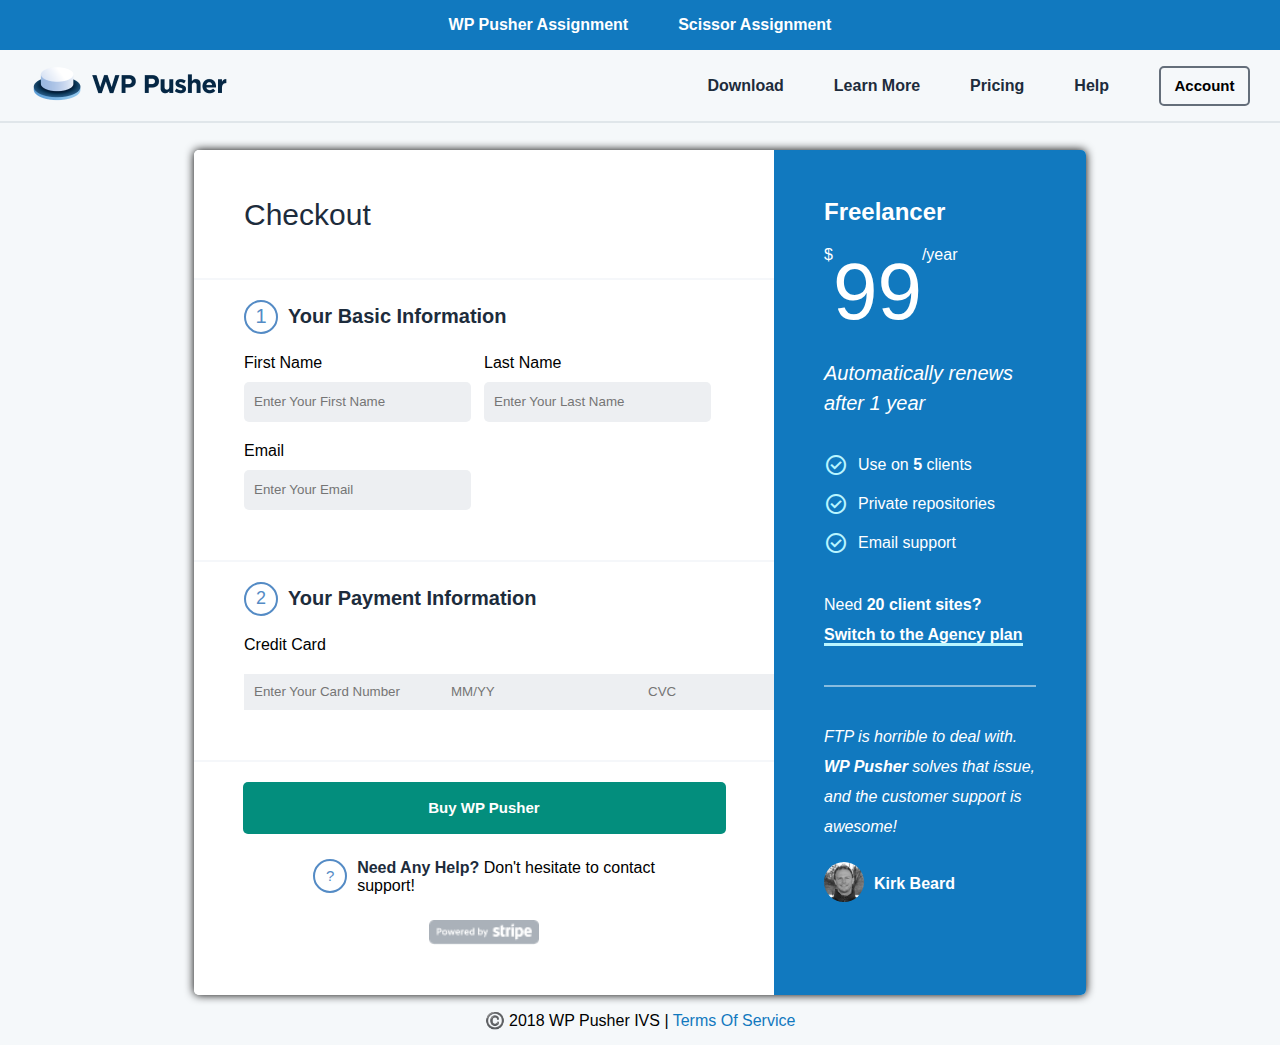
<file: index.html>
<!DOCTYPE html>
<html lang="en">
<head>
     <meta charset="UTF-8">
     <meta name="viewport" content="width=device-width, initial-scale=1.0">
     <link rel="stylesheet" href="index.css">
     <link rel="stylesheet" href="https://fonts.googleapis.com/css2?family=Material+Symbols+Outlined:opsz,wght,FILL,GRAD@20..48,100..700,0..1,-50..200&icon_names=check_circle"/>
     <link rel="icon" href="wppusher-logo copy.png">
     <title>WP Pusher</title>
</head>
<body>
     <header class="navigation">
          <!-- Assignment Navigation -->
          <nav class="assignment-nav mobile-assignment-nav">
               <li><a href="index.html" class="assignment-navlinks">WP Pusher Assignment</a></li>
               <li><a href="scissor.html" class="assignment-navlinks">Scissor Assignment</a></li>
          </nav>

          <!-- WP Pusher Nav -->
          <nav class="pusher-nav mobile-pusher-nav">
               <!-- Logo -->
               <figure>
                    <a href="index.html">
                         <img src="wppusher-logo copy.png" alt="WP Pusher Company Logo" class="logo">
                    </a>
               </figure>

               <!-- Navlinks -->
               <div class="pusher-navlinks-container">
                    <li><a href="download" class="pusher-navlinks">Download</a></li>
                    <li><a href="learn-more" class="pusher-navlinks">Learn More</a></li>
                    <li><a href="pricing" class="pusher-navlinks">Pricing</a></li>
                    <li><a href="help" class="pusher-navlinks">Help</a></li>

                    <button class="account-button">Account </button>
               </div>
          </nav>
     </header>

     <!-- Main Section -->
     <main class="main-container">
          <div class="panel">
               <!-- Panel -->
               <aside class="checkout-container">
                    <section class="section-border-bottom">
                         <h1 class="checkout-heading heading">Checkout</h1>
                    </section>

                    <!-- Basic Info Section -->
                    <section class="section-border-bottom info-section section">
                         <div class="section-title">
                              <div class="number-container">
                                   <p>1</p>
                              </div>

                              <h1 class="section-title">Your Basic Information</h1>
                         </div>

                         <form class="basic-info-form">

                              <!-- First Name Input -->
                              <div class="info-input">
                                   <label for="first-name">First Name</label>
                                   <input type="text" name="first-name" id="first-name" class="input-field" placeholder="Enter Your First Name" required>
                              </div>

                              <!-- Last Name Input -->
                              <div class="info-input">
                                   <label for="last-name">Last Name</label>
                                   <input type="text" name="last-name" id="last-name" class="input-field" placeholder="Enter Your Last Name" required>
                              </div>

                              <!-- Email Input -->
                              <div class="info-input">
                                   <label for="email">Email</label>
                                   <input type="email" name="email" id="email" class="input-field" placeholder="Enter Your Email" required>
                              </div>
                         </form>
                    </section>
                    
                    <!-- Payment Section -->
                    <section class="section-border-bottom info-section">
                         <!-- Section Title -->
                         <div class="section-title">
                              <div class="number-container">
                                   <p class="number">2</p>
                              </div>

                              <h1 class="section-title">Your Payment Information</h1>
                         </div>
                         
                         <!-- Credit Card Input -->
                         <form class="card-info-form">
                              <label for="card-info">Credit Card</label>

                              <div class="input-fields-container">
                                   <input type="number" placeholder="Enter Your Card Number" class="card-info-input-fields">

                                   <input type="number" placeholder="MM/YY" class="card-info-input-fields">

                                   <input type="number" placeholder="CVC" class="card-info-input-fields">
                              </div>
                         </form>
                    </section>

                    <!-- Lower Form -->
                    <section class="final-section">
                         <!-- Buy Button -->
                         <form>
                              <input type="button" value="Buy WP Pusher" class="buy-button">
                         </form>

                         <!-- Help Info -->
                         <div class="help-info-container">
                              <div class="question-mark-container">
                                   <p class="question-mark">?</p>
                              </div>

                              <p>
                                   <strong class="help-notice">Need Any Help?</strong> Don't hesitate to contact <br>support!
                              </p>
                         </div>

                         <!-- Stripe Icon -->
                         <figure>
                              <img src="powered_by_stripe.png" alt="Powered By Stripe Image" class="stripe-image">
                         </figure>
                    </section>
               </aside>

               <!-- Side Bar -->
               <aside class="side-bar">
                    
                    <!-- Plan -->
                    <div class="plan">
                         <h2>Freelancer</h2>

                         <div class="pricing">
                              <p class="currency-symbol">$</p>

                              <p class="price">99</p>

                              <p class="year">/year</p>
                         </div>

                         <em class="renewal-notice">Automatically renews after 1 year</em>
                    </div>

                    <!-- Details -->
                    <div class="details-container">
                         <div class="details">
                              <span class="material-symbols-outlined">check_circle</span>
                              <p>Use on <strong>5</strong> clients</p>
                         </div>

                         <div class="details">
                              <span class="material-symbols-outlined">check_circle</span>
                              <p>Private repositories</p>
                         </div>

                         <div class="details">
                              <span class="material-symbols-outlined">check_circle</span>
                              <p>Email support</p>
                         </div>
                    </div>

                    <!-- Switch -->
                    <div class="switch">
                         <p>Need <strong>20 client sites?</strong></p>
                         <strong class="agency-switch">Switch to the Agency plan</strong>
                    </div>

                    <!-- Divider -->
                    <div class="divider"></div>

                    <!-- Quote -->
                    <div class="quote-container">
                         <em class="quote">FTP is horrible to deal with. <strong>WP Pusher</strong>  solves that issue, and the customer support is awesome!</em>

                         <div class="user">
                              <figure>
                                   <img src="User Image.png" alt="User Image" class="user-image">
                              </figure>

                              <strong>Kirk Beard</strong>
                         </div>
                    </div>
               </aside>
          </div>
     </main>

     <footer>
          <p>©️ 2018 WP Pusher IVS | <span class="terms-of-service">Terms Of Service</span></p>
     </footer>
     
</body>
</html>
</file>
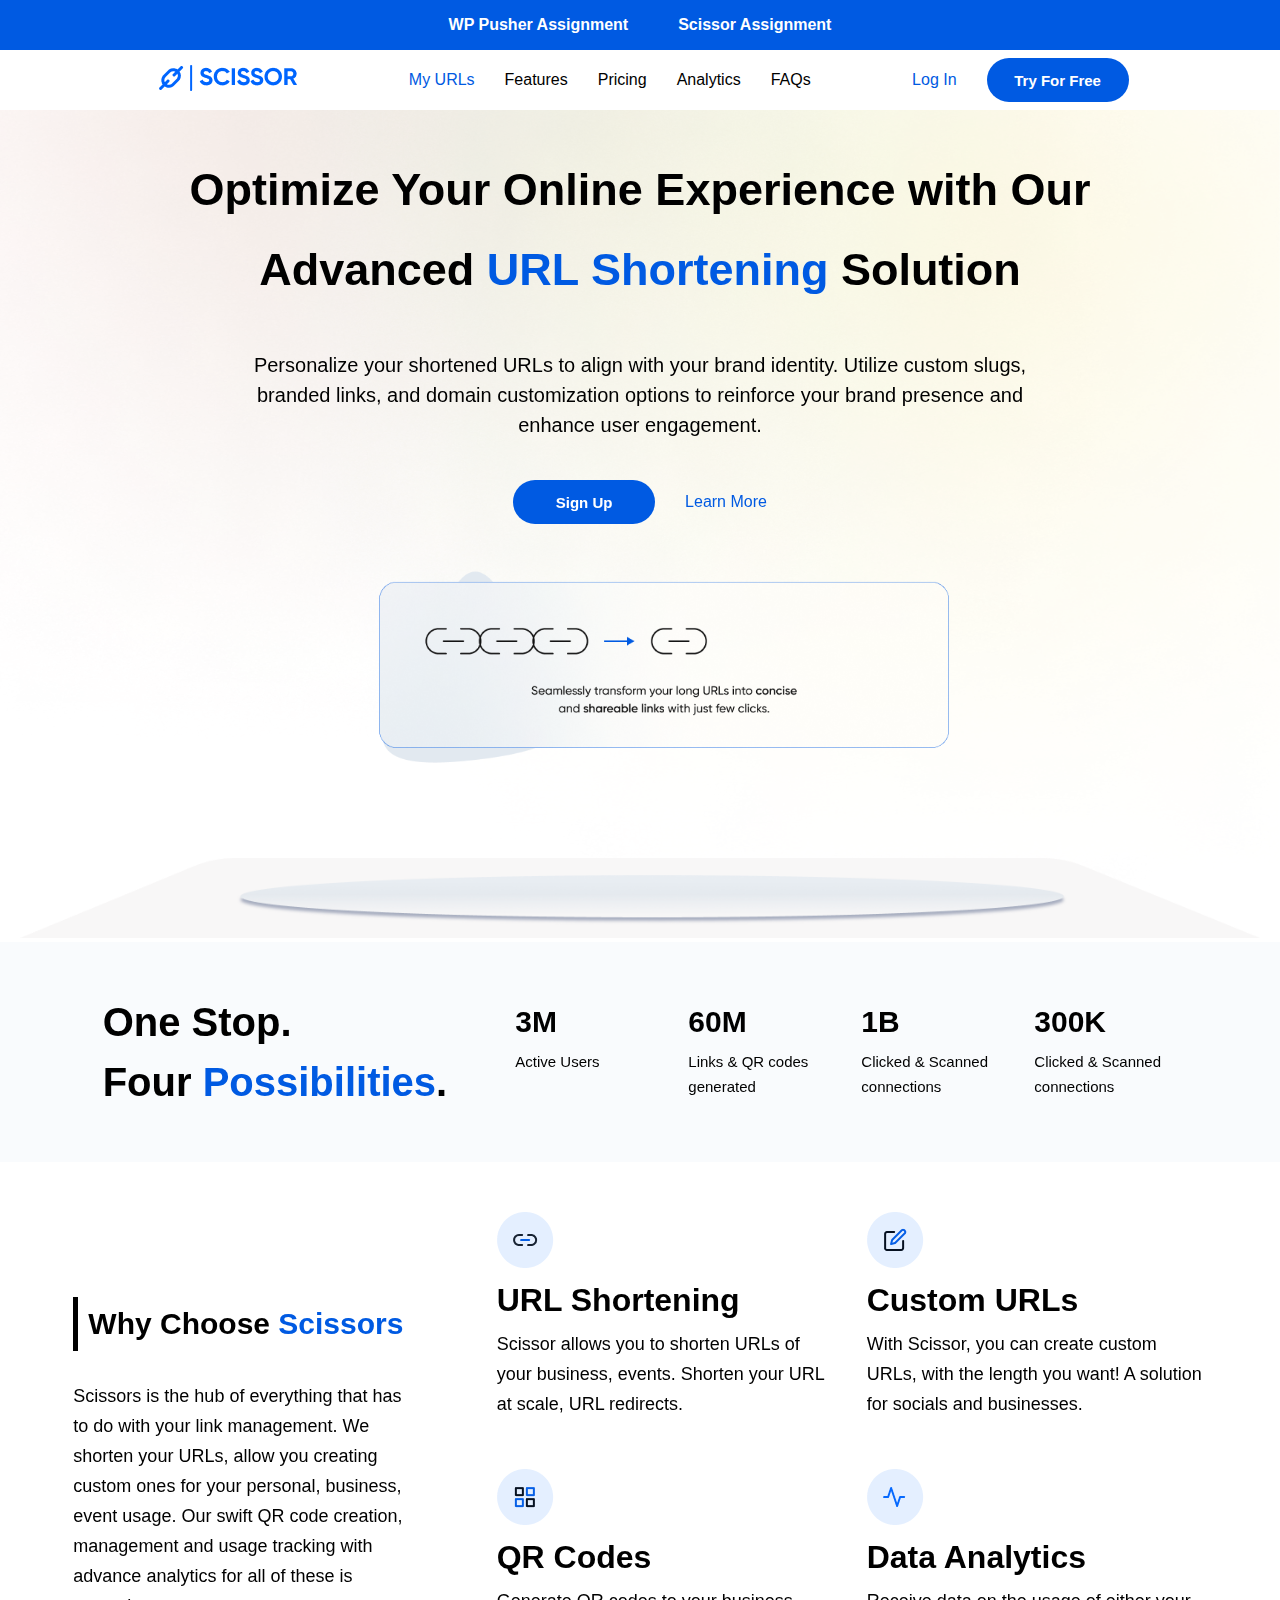
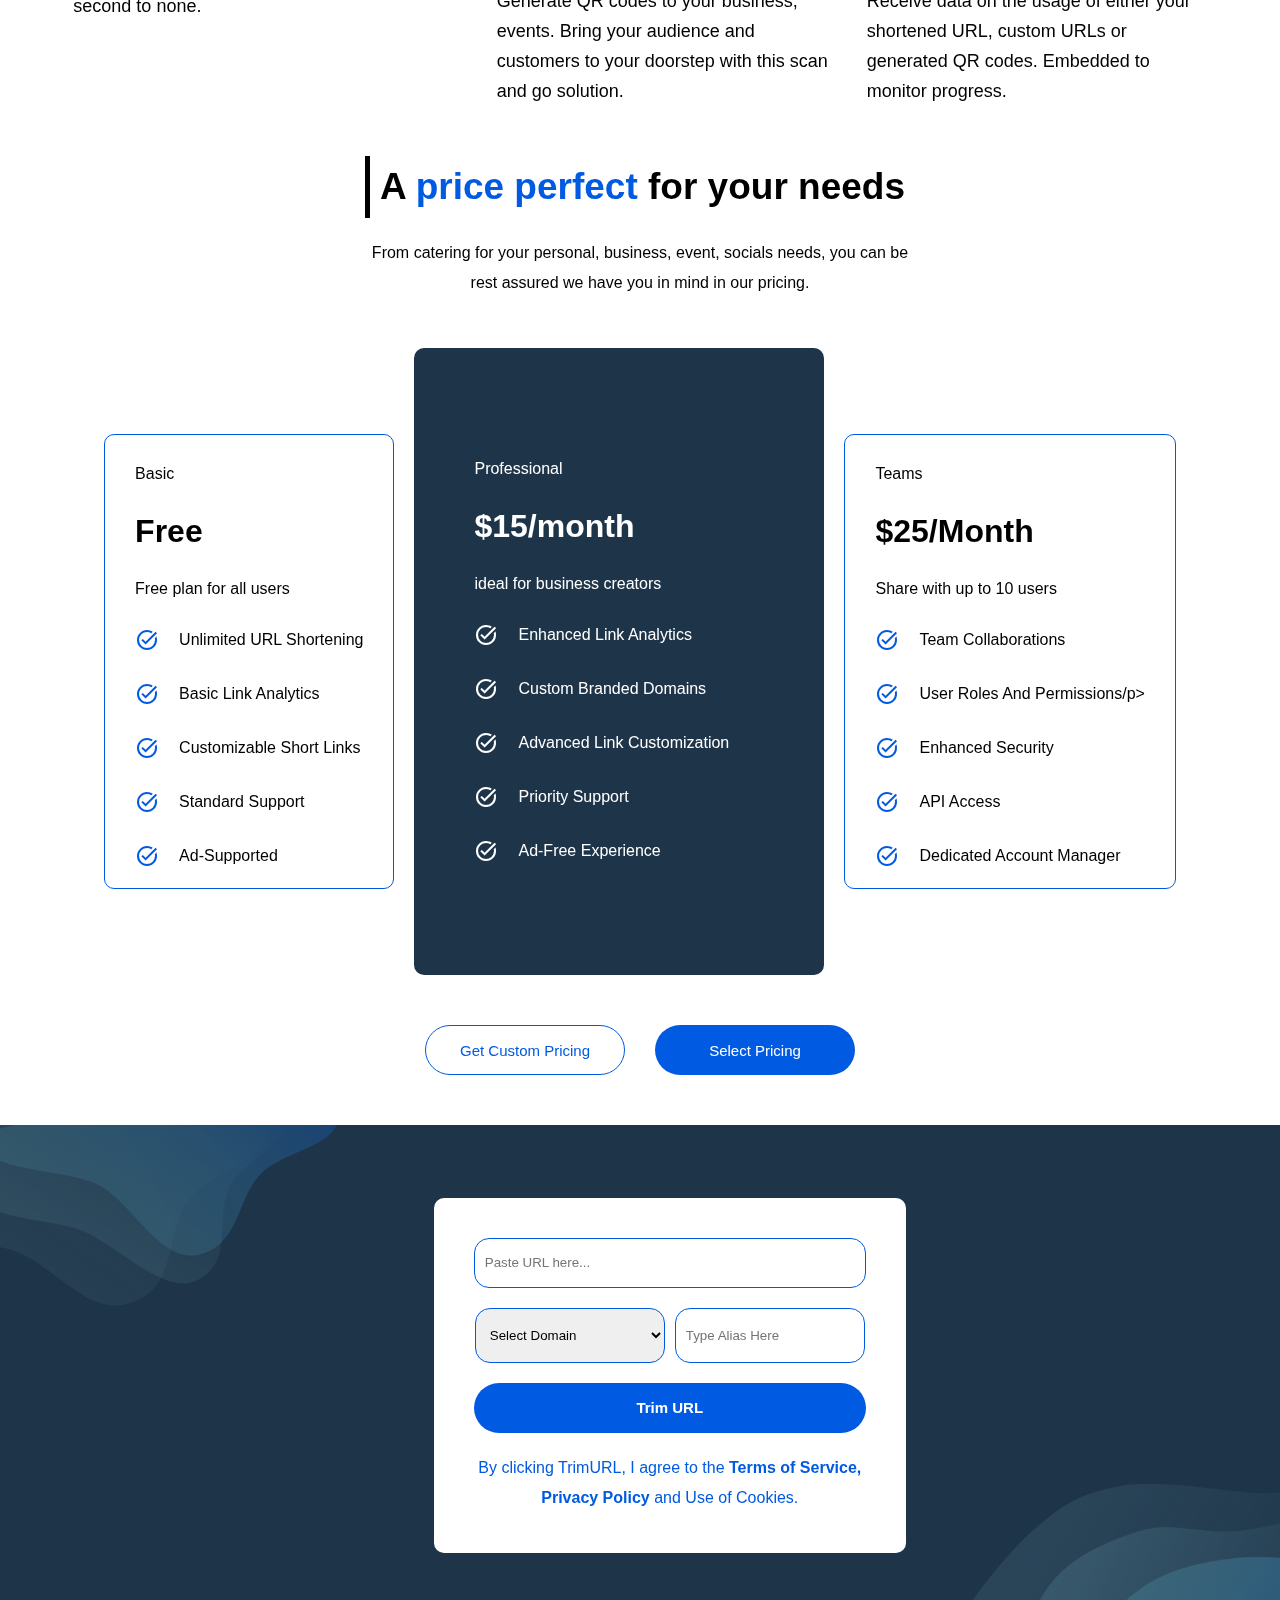
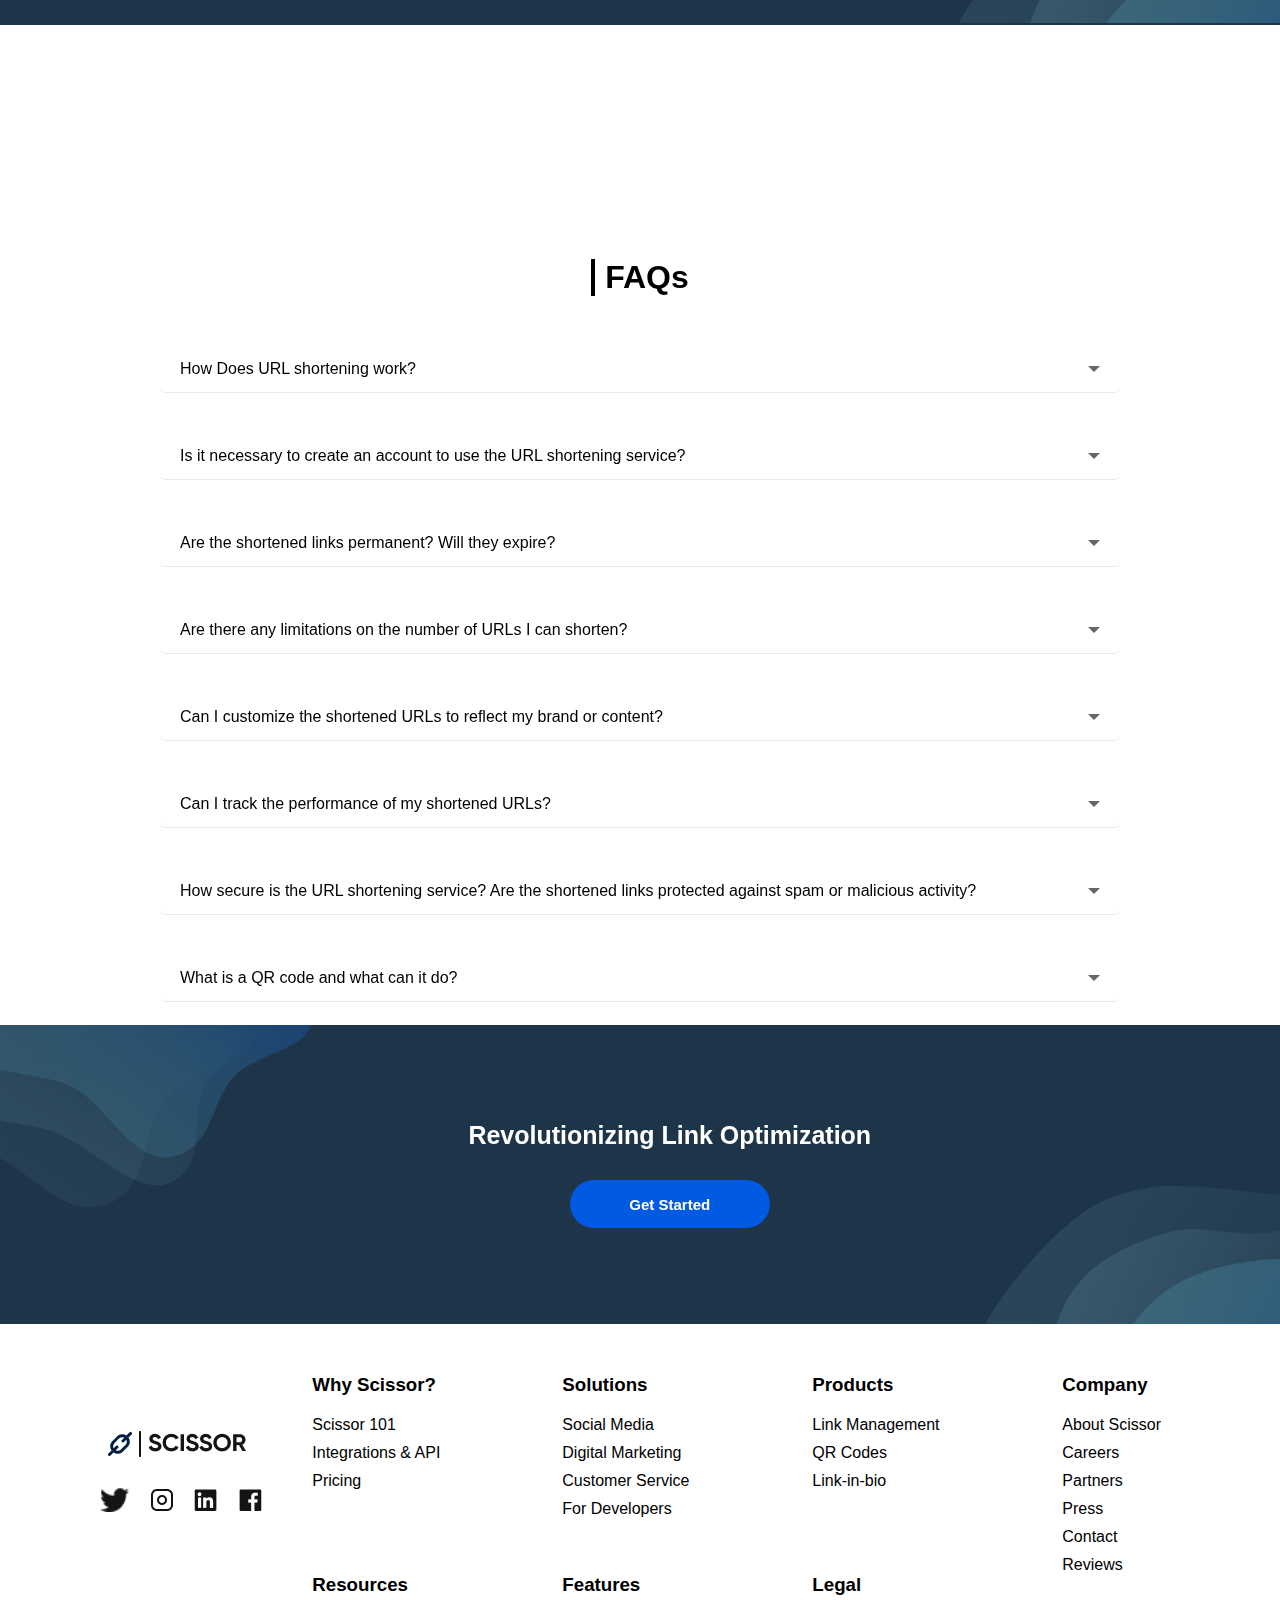
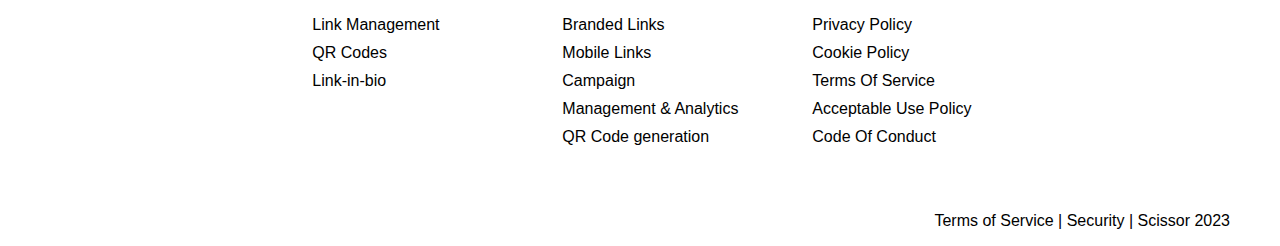
<file: scissor.html>
<!DOCTYPE html>
<html lang="en">
<head>
     <meta charset="UTF-8">
     <meta name="viewport" content="width=device-width, initial-scale=1.0">

     <!-- Subscription Icons -->
     <link rel="stylesheet" href="https://fonts.googleapis.com/css2?family=Material+Symbols+Outlined:opsz,wght,FILL,GRAD@20..48,100..700,0..1,-50..200&icon_names=task_alt" />

     <link rel="stylesheet" href="scissor.css">
     <link rel="icon" href="Scissor Icon.png">
     <title>Scissor</title>
</head>
<body>
     <header class="naviagtion">
          <!-- Assignment Navigation -->
          <nav class="assignment-nav mobile-assignment-nav">
               <li><a href="index.html" class="assignment-navlinks">WP Pusher Assignment</a></li>
               <li><a href="scissor.html" class="assignment-navlinks">Scissor Assignment</a></li>
          </nav>

          <!-- Scissor Navigation -->
          <nav class="scissor-nav">
               <a href="scissor.html">
                    <figure>
                         <img src="Scissor Logo.png" alt="Scissor Logo" class="logo">
                    </figure>
               </a>

               <nav class="center-nav">
                    <li><a href="#" class="span">My URLs</a></li>
                    <li><a href="#" class="navlink">Features</a></li>
                    <li><a href="#" class="navlink">Pricing</a></li>
                    <li><a href="#" class="navlink">Analytics</a></li>
                    <li><a href="#" class="navlink">FAQs</a></li>
               </nav>

               <nav class="right-nav">
                    <li><a href="#" class="span">Log In</a></li>

                    <form>
                         <input type="button" value="Try For Free" class="free-trial-button button">
                    </form>
               </nav>
          </nav>
     </header>

     <figure>
          <img src="aurora.png" alt="Aurora" class="aurora">
     </figure>

     <!-- Hero Section -->
     <main>
          <div class="hero-section">

               <!-- Optimise Section -->
               <section class="optimise-section">
                    <p class="optimise-experience">Optimize Your Online Experience with Our Advanced <span>URL Shortening</span> Solution</p>

                    <p class="optimise-description">Personalize your shortened URLs to align with your brand identity. Utilize custom slugs, branded links, and domain customization options to reinforce your brand presence and enhance user engagement.</p>

                    <div class="sign-up-learn-more-container">
                         <form>
                              <input type="button" value="Sign Up" class="button">
                         </form>

                         <a class="span">Learn More</a>
                    </div>

                    <figure>
                         <img src="Frame One.png" class="frame-one">
                    </figure>

                    <figure>
                         <img src="Frame Two.png" class="frame-two">
                    </figure>
               </section>

               <!-- Possibilites Section -->
               <section class="possibilities-section">
                    
                    <!-- Possibilities Section -->
                    <div class="possibilities-section">
                         <div class="possibilities-notice">
                              <p>One Stop. <br> Four <span>Possibilities</span>.</p>
                         </div>
                    
                         <div class="possibilities">
                              <!-- Num of Active Users -->
                              <div class="active-users-container possibilities-containers">
                                   <p class="possibilities-info-title">3M</p>

                                   <p class="info">Active Users</p>
                              </div>

                              <!-- Num of links and codes created  -->
                              <div class="links-codes-created-container possibilities-containers">
                                   <p class="possibilities-info-title">60M</p>

                                   <p class="info">Links & QR codes generated</p>
                              </div>

                              <!-- Num of clicks and scans  -->
                              <div class="clicks-and-scans-container possibilities-containers">
                                   <p class="possibilities-info-title">1B</p>

                                   <p class="info">Clicked & Scanned connections </p>
                              </div>

                              <!-- Num of app integrations  -->
                              <div class="app-integrations-container possibilities-containers">
                                   <p class="possibilities-info-title">300K</p>

                                   <p class="info">Clicked & Scanned connections</p>
                              </div>
                         </div>
                    </div>
               </section>

               <!-- Mini Ad Section -->
               <section class="mini-ad-section">
                    <div class="reasoning">
                         <!-- why choose scissors -->
                         <div class="why-choose-scissors-container">
                              <h1 class="why-choose-scissors-title border-left-title">Why Choose <span>Scissors</span></h1>

                              <p class="info reasoning-info-width">
                                   Scissors is the hub of everything that has to do with your link management. We shorten your URLs, allow you creating custom ones for your personal, business, event usage. Our swift QR code creation, management and usage tracking with advance analytics for all of these is second to none. 
                              </p>
                         </div>

                         <!-- reasons -->
                         <div class="choice-reasoning">
                              
                              <!-- URL Shortening -->
                              <div class="choice-container">
                                   <figure>
                                        <img src="URL Shortening Icon.png" alt="URL Shortening Iocn" class="url-icon">
                                   </figure>

                                   <h1 class="choice-heading">URL Shortening</h1>

                                   <p class="info reasoning-info-width">
                                        Scissor allows you to shorten URLs of your business, events. Shorten your URL at scale, URL redirects.
                                   </p>
                              </div>

                              <!-- Custom URLs -->
                              <div class="choice-container">
                                   <figure>
                                        <img src="Custom URL Icon.png" alt="Custom URL Icon" class="url-icon">
                                   </figure>

                                   <h1 class="choice-heading">Custom URLs</h1>

                                   <p class="info reasoning-info-width">
                                        With Scissor, you can create custom URLs, with the length you want! A solution for socials and businesses.
                                   </p>
                              </div>

                              <!-- QR Codes -->
                              <div class="choice-container">
                                   <figure>
                                        <img src="QR Code Icon.png" alt="QR Code Icon" class="url-icon">
                                   </figure>

                                   <h1 class="choice-heading">QR Codes</h1>

                                   <p class="info reasoning-info-width">
                                        Generate QR codes to your business, events. Bring your audience and customers to your doorstep with this scan and go solution.
                                   </p>
                              </div>

                              <!-- QR Codes -->
                              <div class="choice-container">
                                   <figure>
                                        <img src="Analytics Icon.png" alt="Analytics Icon" class="url-icon">
                                   </figure>

                                   <h1 class="choice-heading">Data Analytics</h1>

                                   <p class="info reasoning-info-width">
                                        Receive data on the usage of either your shortened URL, custom URLs or generated QR codes. Embedded to monitor progress.
                                   </p>
                              </div>
                         </div>
                    </div>
               </section>


               <!-- Subcription -->
               <section class="subscription-plan-section">
                    <!-- Subscription Promo -->
                    <div class="subscription-promotion">
                         <h1 class="subscription-promotion-title">A <span>price perfect</span> for your needs</h1>

                         <p class="subcription-promotion-info">From catering for your personal, business, event, socials needs, you can be rest assured we have you in mind in our pricing.</p>
                    </div>

                    <!-- Subscritpion Plan -->
                    <div class="subscription-plans">
                         <!-- Basic Plan -->
                         <div class="basic-plan plan">
                              <p>Basic</p>

                              <h1>Free</h1>

                              <p>Free plan for all users</p>

                              <div class="plan-inclusions">
                                   <div class="options">
                                        <span class="material-symbols-outlined">task_alt</span>

                                        <p>Unlimited URL Shortening</p>
                                   </div>

                                   <div class="options">
                                        <span class="material-symbols-outlined">task_alt</span>

                                        <p>Basic Link Analytics</p>
                                   </div>

                                   <div class="options">
                                        <span class="material-symbols-outlined">task_alt</span>

                                        <p>Customizable Short Links</p>
                                   </div>

                                   <div class="options">
                                        <span class="material-symbols-outlined">task_alt</span>

                                        <p>Standard Support</p>
                                   </div>

                                   <div class="options">
                                        <span class="material-symbols-outlined">task_alt</span>

                                        <p>Ad-Supported</p>
                                   </div>
                              </div>
                         </div>

                         <!-- Pro Plan -->
                         <div class="pro-plan">
                              <p>Professional</p>

                              <h1>$15/month</h1>

                              <p>ideal for business creators</p>

                              <div class="plan-inclusions">
                                   <div class="options">
                                        <span class="material-symbols-outlined" id="pro-sub-icons">task_alt</span>

                                        <p>Enhanced Link Analytics</p>
                                   </div>

                                   <div class="options">
                                        <span class="material-symbols-outlined" id="pro-sub-icons">task_alt</span>

                                        <p>Custom Branded Domains</p>
                                   </div>

                                   <div class="options">
                                        <span class="material-symbols-outlined" id="pro-sub-icons">task_alt</span>

                                        <p>Advanced Link Customization</p>
                                   </div>

                                   <div class="options">
                                        <span class="material-symbols-outlined" id="pro-sub-icons">task_alt</span>

                                        <p>Priority Support</p>
                                   </div>

                                   <div class="options">
                                        <span class="material-symbols-outlined" id="pro-sub-icons">task_alt</span>

                                        <p>Ad-Free Experience</p>
                                   </div>
                              </div>
                         </div>

                         <!-- Team Plan -->
                         <div class="team-plan plan">
                              <p>Teams</p>

                              <h1>$25/Month</h1>

                              <p>Share with up to 10 users</p>

                              <div class="plan-inclusions">
                                   <div class="options">
                                        <span class="material-symbols-outlined">task_alt</span>

                                        <p>Team Collaborations</p>
                                   </div>

                                   <div class="options">
                                        <span class="material-symbols-outlined">task_alt</span>

                                        <p>User Roles And Permissions/p>
                                   </div>

                                   <div class="options">
                                        <span class="material-symbols-outlined">task_alt</span>

                                        <p>Enhanced Security</p>
                                   </div>

                                   <div class="options">
                                        <span class="material-symbols-outlined">task_alt</span>

                                        <p>API Access</p>
                                   </div>

                                   <div class="options">
                                        <span class="material-symbols-outlined">task_alt</span>

                                        <p>Dedicated Account Manager</p>
                                   </div>
                              </div>
                         </div>
                    </div>

                    <!-- Buttons -->
                    <div class="pricing-selection-buttons-container">
                         <form class="pricing-buttons-container">
                              <input type="button" value="Get Custom Pricing" class="custom-pricing-button">

                              <input type="button" value="Select Pricing" class="pricing-button">
                         </form>
                    </div>
               </section>

               <!-- URL Trimming Section -->
               <section class="url-trimming-section">
                    <figure>
                         <img src="Design Left.png" class="design design-left">
                    </figure>

                    <form class="url-trimming-container">
                         <input type="url" class="url-paste-input url" placeholder="Paste URL here...">

                         <div class="domain-alias-container">
                              <select class="domain-alias">
                                   <option class="domain">Select Domain</option>
                              </select>

                              <input type="text" placeholder="Type Alias Here" class="alias domain-alias">
                         </div>

                         <input type="button" value="Trim URL" class="url trim-url-button">

                         <p class="legalities">
                              By clicking TrimURL, I agree to the <strong>Terms of Service, Privacy Policy</strong> and Use of Cookies.
                         </p>
                    </form>

                    <figure>
                         <img src="Design Right.png" class="design design-right">
                    </figure>
               </section>

               <!-- FAQs Section -->
               <section class="faq-section">
                    <figure>
                         <img src="Design Left.png" class="faq-design-left design">
                    </figure>

                    <h1 class="faq-title">FAQs</h1>

                    <!-- Accordion -->
                    <div class="faq-accordion-container">
                         <!-- 1 -->
                         <div class="accordion">
                              <input type="checkbox" name="faq-accordion" id="section-one" class="accordion-input">
                              <label for="section-one" class="accordion-label">How Does URL shortening work?</label>
                              <div class="accordion-content">
                                   <p>
                                        URL shortening works by taking a long URL and creating a shorter, condensed version that redirects to the original URL. When a user clicks on the shortened link, they are redirected to the intended destination.
                                   </p>
                              </div>
                         </div>

                         <!-- 2 -->
                         <div class="accordion">
                              <input type="checkbox" name="faq-accordion" id="section-two" class="accordion-input">
                              <label for="section-two" class="accordion-label">Is it necessary to create an account to use the URL shortening service?</label>
                              <div class="accordion-content">
                                   <p>
                                        URL shortening works by taking a long URL and creating a shorter, condensed version that redirects to the original URL. When a user clicks on the shortened link, they are redirected to the intended destination.
                                   </p>
                              </div>
                         </div>

                         <!-- 3 -->
                         <div class="accordion">
                              <input type="checkbox" name="faq-accordion" id="section-three" class="accordion-input">
                              <label for="section-three" class="accordion-label">Are the shortened links permanent? Will they expire?</label>
                              <div class="accordion-content">
                                   <p>
                                        URL shortening works by taking a long URL and creating a shorter, condensed version that redirects to the original URL. When a user clicks on the shortened link, they are redirected to the intended destination.
                                   </p>
                              </div>
                         </div>

                         <!-- 4 -->
                         <div class="accordion">
                              <input type="checkbox" name="faq-accordion" id="section-four" class="accordion-input">
                              <label for="section-four" class="accordion-label">Are there any limitations on the number of URLs I can shorten?</label>
                              <div class="accordion-content">
                                   <p>
                                        URL shortening works by taking a long URL and creating a shorter, condensed version that redirects to the original URL. When a user clicks on the shortened link, they are redirected to the intended destination.
                                   </p>
                              </div>
                         </div>

                         <!-- 5 -->
                         <div class="accordion">
                              <input type="checkbox" name="faq-accordion" id="section-five" class="accordion-input">
                              <label for="section-five" class="accordion-label">Can I customize the shortened URLs to reflect my brand or content?</label>
                              <div class="accordion-content">
                                   <p>
                                        URL shortening works by taking a long URL and creating a shorter, condensed version that redirects to the original URL. When a user clicks on the shortened link, they are redirected to the intended destination.
                                   </p>
                              </div>
                         </div>
                         
                         <!-- 6 -->
                         <div class="accordion">
                              <input type="checkbox" name="faq-accordion" id="section-six" class="accordion-input">
                              <label for="section-six" class="accordion-label">Can I track the performance of my shortened URLs?</label>
                              <div class="accordion-content">
                                   <p>
                                        URL shortening works by taking a long URL and creating a shorter, condensed version that redirects to the original URL. When a user clicks on the shortened link, they are redirected to the intended destination.
                                   </p>
                              </div>
                         </div>

                         <!-- 7 -->
                         <div class="accordion">
                              <input type="checkbox" name="faq-accordion" id="section-seven" class="accordion-input">
                              <label for="section-seven" class="accordion-label">How secure is the URL shortening service? Are the shortened links protected against spam or malicious activity?</label>
                              <div class="accordion-content">
                                   <p>
                                        URL shortening works by taking a long URL and creating a shorter, condensed version that redirects to the original URL. When a user clicks on the shortened link, they are redirected to the intended destination.
                                   </p>
                              </div>
                         </div>

                         <!-- 8 -->
                         <div class="accordion">
                              <input type="checkbox" name="faq-accordion" id="section-eight" class="accordion-input">
                              <label for="section-eight" class="accordion-label">What is a QR code and what can it do?</label>
                              <div class="accordion-content">
                                   <p>
                                        URL shortening works by taking a long URL and creating a shorter, condensed version that redirects to the original URL. When a user clicks on the shortened link, they are redirected to the intended destination.
                                   </p>
                              </div>
                         </div>

                         <!-- 9 -->
                         <div class="accordion">
                              <input type="checkbox" name="faq-accordion" id="section-nine" class="accordion-input">
                              <label for="section-nine" class="accordion-label">Is there an API available for integrating the URL shortening service into my own applications or websites?</label>
                              <div class="accordion-content">
                                   <p>
                                        URL shortening works by taking a long URL and creating a shorter, condensed version that redirects to the original URL. When a user clicks on the shortened link, they are redirected to the intended destination.
                                   </p>
                              </div>
                         </div>  
                    </div>

                    <figure>
                         <img src="Design Right.png" class="faq-design-right design">
                    </figure>
               </section>

               <section class="link-optimization-section">
                    <figure>
                         <img src="Design Left.png" class="design link-optimization-design-left">
                    </figure>

                    <div class="title-button-container">
                         <h1 class="link-optimization-title">Revolutionizing Link Optimization</h1>

                         <form>
                              <input type="button" value="Get Started" class="get-started-button">
                         </form>
                    </div>

                    <figure>
                         <img src="Design Right.png" class="design link-optimization-design-right">
                    </figure>
               </section>
          </div>
     </main>

     <!-- Footer -->
     <footer>
          <!-- Logo And Socials -->
          <div class="logo-socials-container">
               <figure>
                    <img src="Scissor Logo Black.png" alt="Scissor Logo In Black">
               </figure>

               <div class="social-icons-container">
                    <figure>
                         <img src="Twitter Icon.png" alt="Twitter Icon" class="icon">
                    </figure>

                    <figure>
                         <img src="Instagram Icon.png" alt="Instagram Icon" class="icon">
                    </figure>

                    <figure>
                         <img src="LinkedIn Icon.png" alt="LinkedIn Icon" class="icon">
                    </figure>

                    <figure>
                         <img src="Facebook Icon.png" alt="Facebook Icon" class="icon">
                    </figure>
               </div>
          </div>

          <!-- Footer Links -->
          <div class="footer-links-main-container">
               <!-- Why Scissor -->
               <div class="footer-links-container">
                    <h3 class="footer-title">Why Scissor?</h3>

                    <div class="footer-links">
                         <p>Scissor 101</p>
                         <p>Integrations & API</p>
                         <p>Pricing</p>
                    </div>
               </div>

               <!-- Solutions -->
               <div class="footer-links-container">
                    <h3 class="footer-title">Solutions</h3>

                    <div class="footer-links">
                         <p>Social Media</p>
                         <p>Digital Marketing</p>
                         <p>Customer Service</p>
                         <p>For Developers</p>
                    </div>
               </div>

               <!-- Products -->
               <div class="footer-links-container">
                    <h3 class="footer-title">Products</h3>

                    <div class="footer-links">
                         <p>Link Management</p>
                         <p>QR Codes</p>
                         <p>Link-in-bio</p>
                    </div>
               </div>

               <!-- Company -->
               <div class="footer-links-container">
                    <h3 class="footer-title">Company</h3>

                    <div class="footer-links">
                         <p>About Scissor</p>
                         <p>Careers</p>
                         <p>Partners</p>
                         <p>Press</p>
                         <p>Contact</p>
                         <p>Reviews</p>
                    </div>
               </div>

               <!-- Resources -->
               <div class="footer-links-container">
                    <h3 class="footer-title">Resources</h3>

                    <div class="footer-links">
                         <p>Link Management</p>
                         <p>QR Codes</p>
                         <p>Link-in-bio</p>
                    </div>
               </div>

               <!-- Features -->
               <div class="footer-links-container">
                    <h3 class="footer-title">Features</h3>

                    <div class="footer-links">
                         <p>Branded Links</p>
                         <p>Mobile Links</p>
                         <p>Campaign</p>
                         <p>Management & Analytics</p>
                         <p>QR Code generation</p>
                    </div>
               </div>

               <!-- Legal -->
               <div class="footer-links-container">
                    <h3 class="footer-title">Legal</h3>

                    <div class="footer-links">
                         <p>Privacy Policy</p>
                         <p>Cookie Policy
                         <p>Terms Of Service</p>
                         <p>Acceptable Use Policy</p>
                         <p>Code Of Conduct</p>
                    </div>
               </div>
          </div>
     </footer>

     <div class="copyright">
          <p>Terms of Service | Security | Scissor 2023</p>
     </div>

     <!-- To God Be The Glory -->
</body>
</html>
</file>
<file: index.css>
* {
     padding: 0;
     margin: 0;
     box-sizing: border-box;
     font-family: "Lato", Arial, Helvetica, sans-serif;
}

:root {
     --site-background-colour: #F5F8FA;
     --white: #fff;
     --black: #000;
     --nav-border-bottom: #E0E6EA;
     --panel-divider: #F5F7FA;
     --dark-text-blue: #1D2C3C;
     --numbers-blue: #548BC5;
     --input-field-background-colour: #EDEFF2;
     --account-button-background-colour: #F5F8FA;
     --account-button-border-colour: #646E7A;
     --placeholder-colour: #646E7A;
     --buy-button-background-colour: #038E7D;
     --right-section-background-colour: #1179BF;
     --ice-blue: #B9F5FF;
}

body {
     background-color: var(--site-background-colour);
}

li {
     list-style: none;
}

.account-button, .assignment-navlinks, .pusher-navlinks, .buy-button:hover {
     cursor: pointer;
}

.number, .question-mark {
     color: var(--numbers-blue);
}

/* Header */
.navigation {
     position: fixed;
     width: 100%;
     z-index: 999;
}


/* Assignment Navigation */
.assignment-nav {
     display: flex;
     align-items: center;
     justify-content: center;
     gap: 50px;
     width: 100%;
     height: 50px;
     background-color: var(--right-section-background-colour);
}

.assignment-navlinks {
     color: var(--white);
     text-decoration: none;
     font-weight: bold;
}

.assignment-navlinks:hover {
     text-decoration: underline;
}

/* WP Pusher Navigation */
.pusher-nav {
     display: flex;
     align-items: center;
     justify-content: space-between;
     border-bottom: 2px solid var(--nav-border-bottom);
     position: static;
     height: 73px;
     width: 100%;
     padding: 0px 30px;
     background-color: var(--site-background-colour);
}

.pusher-navlinks-container {
     display: flex;
     gap: 50px;
     align-items: center;
     font-weight: 600;
}

.account-button {
     background-color: var(--account-button-background-colour);
     text-align: center;
     width: 91px;
     height: 40px;
     border: 2px solid var(--account-button-border-colour);
     border-radius: 5px;
     font-size: 15px;
     font-weight: 600;
}

.account-button:hover {
     background-color: var(--dark-text-blue);
     color: var(--white);
     transition: 0.5s;
     border: none;
}

.pusher-navlinks {
     text-decoration: none;
     color: var(--dark-text-blue);
}

.pusher-navlinks:hover {
     text-decoration: underline;
}

/* Main Container */
.main-container {
     display: flex;
     justify-content: center;
     align-items: center;
     width: 100vw;
}

.panel {
     display: flex;
     flex-direction: row;
     justify-content: center;
     align-items: center;
     box-shadow: 0px 0px 10px var(--black);
     width: 892px;
     height: 845px;
     margin-top: 150px;
     border-radius: 5px;
     overflow: hidden;
}

/* Panel */
.section-border-bottom {
     border-bottom: 2px solid var(--panel-divider);
}

.checkout-container, .checkout-heading, .info-section {
     padding: 0px 50px;
}

.checkout-container {
     background-color: var(--white);
     width: 580px;
     height: 850px;
     display: flex;
     flex-direction: column;
     justify-content: left;
     align-items: center;
     gap: 20px;
}

.checkout-heading {
     width: 580px;
     height: 80px;
     color: var(--dark-text-blue);
     font-weight: 400;
     font-size: 30px;
     margin-top: 50px;
}

.input-field {
     background-color: var(--input-field-background-colour);
     border-radius: 5px;
     border: none;
     width: 227px;
     height: 36px;
     padding: 20px 10px;
}

.info-input {
     display: flex;
     flex-direction: column;
     gap: 10px;
}

.info-section {
     display: flex;
     flex-direction: column;
     justify-content: center;
     gap: 20px;
     width: 580px;
}

.section-title {
     display: flex;
     flex-direction: row;
     align-items: center;
     gap: 10px;
     color: var(--dark-text-blue);
     font-size: 20px;
}

.number-container, .question-mark-container {
     display: flex;
     justify-content: center;
     align-items: center;
     border: 2px solid var(--numbers-blue);
     border-radius: 100px;
     padding: 15px;
     color: var(--numbers-blue);
}

.number-container {
     width: 10px;
     height: 10px;
}

.number {
     font-size: 18px;
}

.basic-info-form {
     padding: 0px 0px 50px 0px;
}

.basic-info-form {
     display: grid;
     grid-template-columns: 1fr 1fr;
     gap: 20px 0px;
}

/* Payment Section */
.card-info-form {
     display: flex;
     flex-direction: column;
     gap: 20px;
}

.input-fields-container {
     display: flex;
     flex-direction: row;
     padding-bottom: 50px;
}

.card-info-input-fields {
     background-color: var(--input-field-background-colour);
     height: 36px;
     border: none;
     padding: 0px 10px;
}

/* Final Section */
.final-section {
     display: flex;
     flex-direction: column;
     gap: 25px;
     justify-content: center;
     align-items: center;
     width: 580px;
}

.buy-button {
     background-color: var(--buy-button-background-colour);
     width: 483px;
     height: 52px;
     color: var(--white);
     font-size: 15px;
     font-weight: 600;
     border: none;
     border-radius: 5px;
}

.help-info-container {
     display: flex;
     flex-direction: row;
     gap: 10px;
}

.help-notice {
     color: var(--dark-text-blue);
}

.question-mark-container {
     width: 5px;
     height: 5px;
}

.question-mark {
     font-size: 15px;
}

.stripe-image {
     height: 25px;
}

/* Side Bar */
.side-bar {
     background-color: var(--right-section-background-colour);
     width: 312px;
     height: 850px;
     padding: 50px;
     color: var(--white);
     display: flex;
     flex-direction: column;
     gap: 35px;
     align-items: left;
}

.plan {
     display: flex;
     flex-direction: column;
     gap: 20px;
}

.pricing {
     display: flex;
}

.price {
     font-size: 80px;
     font-weight: 100;
}

.renewal-notice {
     font-size: 20px;
     line-height: 30px;
}

.details-container {
     display: flex;
     flex-direction: column;
     gap: 15px;
}

.details {
     display: flex;
     align-items: center;
     justify-content: left;
     gap: 10px;
}

span {
     color: var(--ice-blue);
}

.switch {
     line-height: 30px;
}

.agency-switch {
     border-bottom: 3px solid var(--ice-blue);
}

.divider {
     border-bottom: 2px solid var(--white);
     opacity: 0.5;
}

.quote-container {
     display: flex;
     flex-direction: column;
     gap: 20px;
}

.quote {
     line-height: 30px;
}

.user {
     display: flex;
     align-items: center;
     gap: 10px;
}

.user-image {
     height: 40px;
     border-radius: 100px;
}

/* Footer */
footer {
     display: flex;
     flex-direction: row;
     justify-content: center;
     align-items: center;
     gap: 20px;
     width: 100%;
     height: 50px;
}

.terms-of-service {
     color: var(--right-section-background-colour);
}
</file>
<file: scissor.css>
* {
     padding: 0;
     margin: 0;
     box-sizing: border-box;
     font-family: "Gilroy-Medium", Arial, Helvetica, sans-serif;
}

:root {
     --white: #fff;
     --black: #000;
     --grey: #eaeaea;
     --deep-blue: #005AE2;
     --aurora-yellow: #EAC81F;
     --possibilities-section-background-grey: #F9FBFD;
     --pro-plan-blue: #1E3448;
     --design-background-colour: #1E3448;
}

body {
     display: flex;
     flex-direction: column;
     justify-content: center;
}

.info {
     font-size: 15px;
     line-height: 25px;
}

/* Navigation */
.navigation {
     display: flex;
     flex-direction: column;
     align-items: center;
     justify-content: center;
}

li {
     list-style: none;
}

a {
     text-decoration: none;
     display: flex;
     align-items: center;
}

/* Assignment Navigation */
.assignment-nav {
     display: flex;
     align-items: center;
     justify-content: center;
     gap: 50px;
     width: 100%;
     height: 50px;
     background-color: var(--deep-blue);
     position: fixed;
     width: 100%;
}

.assignment-navlinks {
     color: var(--white);
     text-decoration: none;
     font-weight: bold;
}

.assignment-navlinks:hover {
     text-decoration: underline;
     cursor: pointer;
}

/* Scissor Navigation */
.scissor-nav {
     display: flex;
     justify-content: space-evenly;
     align-items: center;
     width: 1150px;
     height: 60px;
     width: 100%;
     padding: 0px 50px;
     position: fixed;
     width: 100%;
     margin-top: 50px;
     background-color: var(--white);
}

.scissor-nav, .assignment-nav {
          z-index: 999;
}

.center-nav, .right-nav {
     display: flex;
     align-items: center;
     gap: 30px;
}

.navlink {
     color: var(--black);
}

.span {
     color: var(--deep-blue);
}

.navlink:hover, .span:hover  {
     text-decoration: underline;
     cursor: pointer;
}

.button {
     width: 142px;
     height: 44px;
     border-radius: 100px;
     border: none;
     background-color: var(--deep-blue);
     color: var(--white);
     font-weight: 600;
     font-size: 15px;
}

.button:hover {
     cursor: pointer;
}

/* Aurora */
.aurora {
     position: fixed;
     z-index: -999;
     width: 100%;
}

/* Hero Section */
.hero-section {
     width: 100vw;
     display: flex;
     flex-direction: column;
     justify-content: center;
     align-items: center;
}

.optimise-section {
     display: flex;
     flex-direction: column;
     align-items: center;
     justify-content: center;
     width: 948px;
     gap: 40px;
     margin-top: 150px;
}

.optimise-experience {
     font-size: 45px;
     font-weight: 700;
     text-align: center;
     line-height: 80px;
}

span {
     color: var(--deep-blue);
}

.optimise-description {
     line-height: 20px;
     font-weight: 400;
     width: 781px;
     text-align: center;
     font-size: 20px;
     line-height: 30px;
}

.sign-up-learn-more-container {
     display: flex;
     flex-direction: row;
     justify-content: center;
     align-items: center;
     gap: 30px;
}

.frame {
     display: flex;
     flex-direction: column;
     align-items: center;
     justify-content: center;
     height: 50px;
     margin-top: 250px;
}

.frame-one {
     height: 250px;
}

.frame-two {
     width: 1240px;
}

.possibilities-section {
     background-color: var(--possibilities-section-background-grey);
     display: flex;
     justify-content: space-evenly;
     align-items: center;
     padding: 0px 20px;
     height: 220px;
     width: 100%;
}


.possibilities-notice {
     font-size: 40px;
     width: 350px;
     font-weight: 600;
     line-height: 60px;
}

.possibilities {
     display: flex;
     gap: 30px;
}

.possibilities-containers {
     width: 143px;
     display: flex;
     flex-direction: column;
     gap: 10px;
}

.possibilities-info-title {
     font-weight: 600;
     font-size: 30px;
}

.reasoning, .mini-ad-section {
     background-color: var(--white);
}

.mini-ad-section {
     width: 100%;
     padding: 50px 0px;
}

.reasoning {
     display: flex;
     justify-content: space-evenly;
     align-items: center;
     padding: 0px 50px;
     gap: 30px;
     width: 100%;
}

.why-choose-scissors-container {
     width: 370px;
     display: flex;
     flex-direction: column;
     gap: 30px;
}

.border-left-title {
     font-size: 30px;
     border-left: 5px solid var(--black);
     padding: 10px;
}

.reasoning-info-width {
     width: 340px;
     font-size: 18px;
     line-height: 30px;
}

.choice-container {
     display: flex;
     flex-direction: column;
     gap: 10px;
}

.choice-reasoning {
     display: grid;
     grid-template-columns: 1fr 1fr;
     gap: 50px 30px;
}

.subscription-plan-section {
     background-color: var(--white);
     width: 100%;
     display: flex;
     flex-direction: column;
     justify-content: center;
     align-items: center;
     gap: 50px;
}

.subscription-promotion-title {
     font-size: 37px;
     border-left: 5px solid var(--black);
     padding: 10px;
}

.subscription-promotion {
     display: flex;
     flex-direction: column;
     align-items: center;
     justify-content: center;
     width: 560px;
     gap: 20px;
}

.subcription-promotion-info {
     font-size: 16px;
     line-height: 30px;
     text-align: center;
}

.subscription-plans {
     display: flex;
     align-items: center;
     gap: 20px;
}

.plan, .pro-plan {
     border-radius: 10px;
     display: flex;
     flex-direction: column;
     gap: 30px;
}

.basic-plan, .team-plan {
     border: 1px solid var(--deep-blue);
     height: 455px;
     padding: 30px;
}

.pro-plan {
     height: 627px;
     background-color: var(--pro-plan-blue);
     width: 410px;
     color: var(--white);
     display: flex;
     flex-direction: column;
     justify-content: center;
     padding: 20px 60px;
}

#pro-sub-icons {
     color: var(--white);
}

.plan-inclusions {
     display: flex;
     flex-direction: column;
     gap: 30px;
}

.options {
     display: flex;
     align-items: center;
     gap: 20px;
}

.pricing-selection-buttons-container {
     width: 100%;
     display: flex;
     justify-content: center;
}

.pricing-buttons-container {
     display: flex;
     gap: 30px;
     padding-bottom: 50px;
}

.pricing-button, .custom-pricing-button {
     font-size: 15px;
     width: 200px;
     height: 50px;
     border-radius: 50px;
}

.custom-pricing-button {
     border: 1px solid var(--deep-blue);
     color: var(--deep-blue);
     background-color: var(--white);
}

.pricing-button {
     background-color: var(--deep-blue);
     color: var(--white);
     border: none;
}

.url-trimming-section {
     width: 100%;
     overflow: hidden;
     background-color: var(--design-background-colour);
     display: flex;
     justify-content: center;
     align-items: center;
     height: 500px;
}

.design {
     position: relative;
     height: 200px;
}

.design-right {
     top: 150px;
}

.design-left {
     top: -150px;
}

.url-trimming-container {
     background-color: var(--white);
     width: 476px;
     height: 355px;
     display: flex;
     flex-direction: column;
     justify-content: center;
     align-items: center;
     gap: 20px;
     border-radius: 10px;
     padding: 40px;
}

.domain-alias-container {
     display: flex;
     gap: 10px;
}

.legalities {
     text-align: left;
     color: var(--deep-blue);
     text-align: center;
     line-height: 30px;
}

.url, .domain-alias {
     height: 55px;
     padding: 10px;
}

.url {
     width: 392px;
}

.domain-alias {
     width: 190px;
     border-radius: 15px;
     border: 1px solid var(--deep-blue);
}

.url-paste-input {
     border: 1px solid var(--deep-blue);
     border-radius: 15px;
     color: var(--deep-blue);
}

.trim-url-button {
     background-color: var(--deep-blue);
     color: var(--white);
     border-radius: 50px;
     border: none;
     font-weight: 600;
     font-size: 15px;
}

.faq-section {
     overflow: hidden;
     height: 1000px;
     width: 100%;
     background-color: var(--white);
     display: flex;
     flex-direction: column;
     gap: 30px;
     align-items: center;
}

.faq-design-left, .faq-design-right {
     height: 200px;
     -webkit-transform: scaleX(-1);
     rotate: 270deg;
}

.faq-design-left {
     top: -250px;
     left: -320px;
}

.faq-design-right {
     top: 200px;
     left:260px;
}

.faq-title {
     border-left: 4px solid var(--black);
     padding-left: 10px;
}

.faq-accordion-container {
     width: 1000px;
     display: flex;
     flex-direction: column;
     gap: 40px;
     justify-content: center;
     padding: 20px;
}

.accordion {
     border-radius: 5px;
     overflow: hidden;
     border-bottom: 1px solid var(--grey);
}

.accordion-label, .accordion-content {
     padding: 14px 20px;
}

.accordion-label {
     display: block;
     color: var(--black);
     font-weight: 500;
     cursor: pointer;
     position: relative;
     transition: background 0.1s;
}

.accordion-label:hover {
     background-color: var(--grey);
}

.accordion-label::after {
     content: "";
     font-size: 30px;
     position: absolute;
     top: 50%;
     transform: translateY(-50%);
     right: 20px;
     width: 12px;
     height: 6px;
     background-image: url('data:image/svg+xml;utf8,<svg width="100" height="50" xmlns="http://www.w3.org/2000/svg"><polygon points="0,0 100,0 50,50" style="fill:%2300000099;" /></svg>');
     background-size: contain;
     transition: transform 0.4s;
}

.accordion-content {
     background-color: var(--black);
     line-height: 30px;
     font-size: 15px;
     display: none;
}

.accordion-input {
     display: none;
}

.accordion-input::checked ~ .accordion-content {
     display: block;
}

.accordion-input::checked ~ .accordion-content::after {
     transform: translateY(-50%) rotate(0.5turn);
}

.link-optimization-section {
     width: 100%;
     height: 299px;
     display: flex;
     overflow: hidden;
     justify-content: space-evenly;
     background-color: var(--design-background-colour);
}

.link-optimization-design-right {
     top: 100px;
     left: 50px;
}

.link-optimization-design-left {
     left: -50px;
}

.link-optimization-title {
     color: var(--white);
     font-size: 25px;
}

.title-button-container {
     display: flex;
     flex-direction: column;
     gap: 30px;
     justify-content: center;
     align-items: center;
}

.get-started-button {
     font-size: 15px;
     background-color: var(--deep-blue);
     border-radius: 50px;
     width: 200px;
     height: 48px;
     border: none;
     color: var(--white);
     font-weight: 600;
}

/* Footer */
footer {
     display: flex;
     justify-content: space-evenly;
     padding: 50px;
     background-color: var(--white);
}

.logo-socials-container {
     display: flex;
     flex-direction: column;
     gap: 20px;
     padding: 50px;
}

.social-icons-container {
     display: flex;
     gap: 20px;
}

.icon {
     height: 24px;
}

.footer-links-main-container {
     display: grid;
     grid-template-columns: 1fr 1fr 1fr 1fr;
     gap: 0px 50px;
}

.footer-links-container {
     display: flex;
     flex-direction: column;
     gap: 20px;
     width: 200px;
}

.footer-links {
     display: flex;
     flex-direction: column;
     gap: 10px;
}

.copyright {
     width: 100%;
     height: 50px;
     display: flex;
     justify-content: right;
     align-items: center;
     background-color: var(--white);
     padding: 0px 50px;
}
</file>
